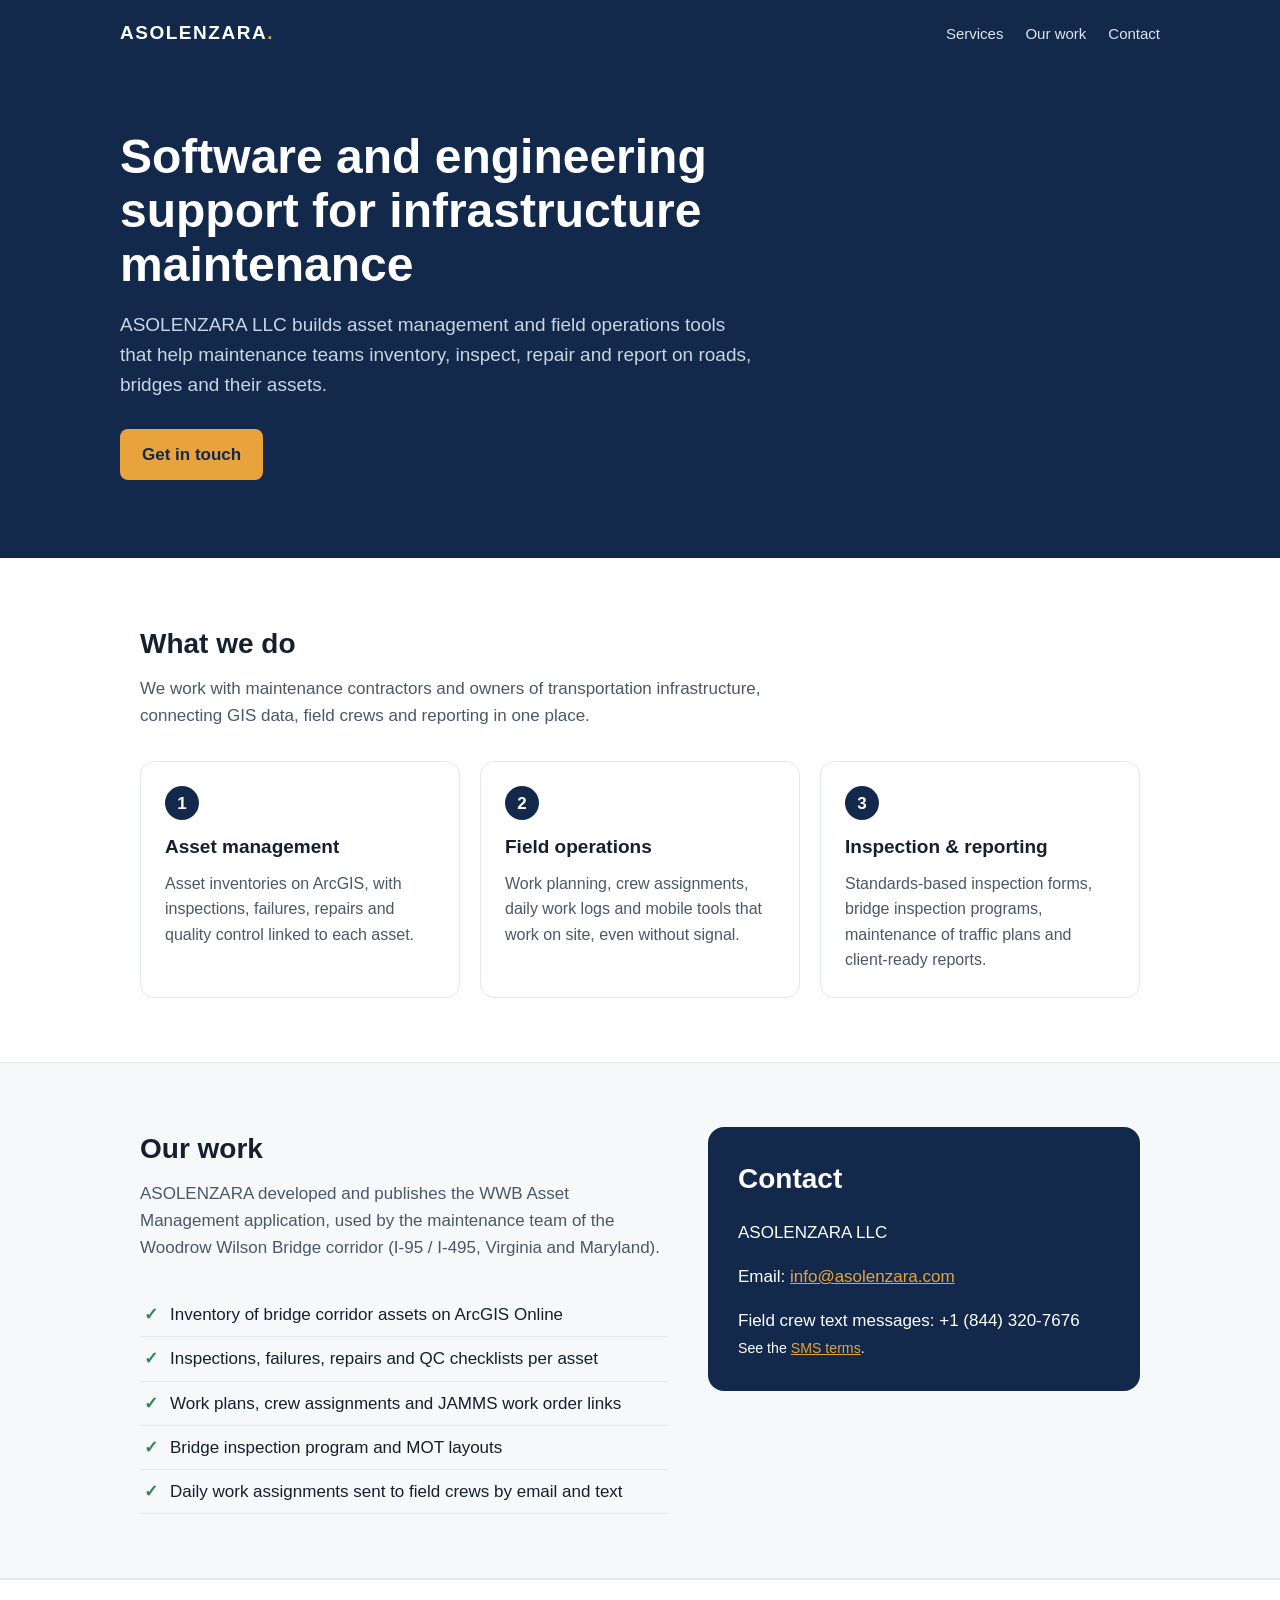
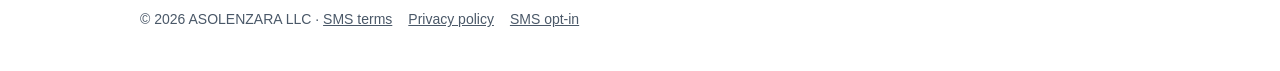
<file: index.html>
<!doctype html>
<html lang="en">
<head>
<meta charset="utf-8">
<meta name="viewport" content="width=device-width, initial-scale=1">
<title>ASOLENZARA LLC · Infrastructure asset management</title>
<meta name="description" content="ASOLENZARA LLC builds asset management and field operations software for infrastructure maintenance programs.">
<style>
:root { --ink: #14202e; --muted: #4a5868; --line: #e3e8ee; --navy: #13294b; --accent: #e8a33d; --bg: #f6f8fa; }
* { box-sizing: border-box; }
body { margin: 0; font: 17px/1.6 -apple-system, "Segoe UI", Roboto, Helvetica, Arial, sans-serif; color: var(--ink); background: #fff; }
a { color: #1f5fa8; }
.wrap { max-width: 1040px; margin: 0 auto; padding: 0 20px; }
header { background: var(--navy); color: #fff; }
.bar { display: flex; align-items: center; justify-content: space-between; padding: 18px 0; }
.logo { font-weight: 800; letter-spacing: .08em; font-size: 19px; }
.logo span { color: var(--accent); }
nav a { color: #dbe4ef; text-decoration: none; margin-left: 22px; font-size: 15px; }
nav a:hover { color: #fff; }
.hero { padding: 64px 0 78px; }
.hero h1 { font-size: clamp(30px, 4.6vw, 48px); line-height: 1.12; margin: 0 0 18px; max-width: 760px; }
.hero p { font-size: 19px; color: #c9d5e3; max-width: 640px; margin: 0 0 28px; }
.btn { display: inline-block; background: var(--accent); color: var(--navy); font-weight: 700; padding: 12px 22px; border-radius: 8px; text-decoration: none; }
section { padding: 64px 0; }
section.alt { background: var(--bg); border-top: 1px solid var(--line); border-bottom: 1px solid var(--line); }
h2 { font-size: 28px; margin: 0 0 8px; }
.lead { color: var(--muted); max-width: 680px; margin: 0 0 32px; }
.grid { display: grid; grid-template-columns: repeat(auto-fit, minmax(250px, 1fr)); gap: 20px; }
.card { background: #fff; border: 1px solid var(--line); border-radius: 14px; padding: 24px; }
.card h3 { margin: 0 0 8px; font-size: 19px; }
.card p { margin: 0; color: var(--muted); font-size: 16px; }
.num { width: 34px; height: 34px; border-radius: 50%; background: var(--navy); color: #fff; display: inline-flex; align-items: center; justify-content: center; font-weight: 700; margin-bottom: 12px; }
ul.ticks { padding: 0; list-style: none; margin: 0; }
ul.ticks li { padding: 8px 0 8px 30px; position: relative; border-bottom: 1px solid var(--line); }
ul.ticks li::before { content: "✓"; position: absolute; left: 4px; color: #2f855a; font-weight: 800; }
.two { display: grid; grid-template-columns: 1.1fr .9fr; gap: 40px; align-items: start; }
.contact { background: var(--navy); color: #fff; border-radius: 16px; padding: 30px; }
.contact a { color: var(--accent); }
footer { padding: 28px 0 40px; color: var(--muted); font-size: 14px; border-top: 1px solid var(--line); }
footer a { color: var(--muted); margin-right: 16px; }
@media (max-width: 760px) { .two { grid-template-columns: 1fr; } nav { display: none; } section { padding: 48px 0; } }
</style>
</head>
<body>
<header>
  <div class="wrap bar"><div class="logo">ASOLENZARA<span>.</span></div>
    <nav><a href="#services">Services</a><a href="#work">Our work</a><a href="#contact">Contact</a></nav></div>
  <div class="wrap hero">
    <h1>Software and engineering support for infrastructure maintenance</h1>
    <p>ASOLENZARA LLC builds asset management and field operations tools that help maintenance teams inventory, inspect, repair and report on roads, bridges and their assets.</p>
    <a class="btn" href="#contact">Get in touch</a>
  </div>
</header>

<section id="services">
  <div class="wrap">
    <h2>What we do</h2>
    <p class="lead">We work with maintenance contractors and owners of transportation infrastructure, connecting GIS data, field crews and reporting in one place.</p>
    <div class="grid">
      <div class="card"><div class="num">1</div><h3>Asset management</h3><p>Asset inventories on ArcGIS, with inspections, failures, repairs and quality control linked to each asset.</p></div>
      <div class="card"><div class="num">2</div><h3>Field operations</h3><p>Work planning, crew assignments, daily work logs and mobile tools that work on site, even without signal.</p></div>
      <div class="card"><div class="num">3</div><h3>Inspection &amp; reporting</h3><p>Standards-based inspection forms, bridge inspection programs, maintenance of traffic plans and client-ready reports.</p></div>
    </div>
  </div>
</section>

<section id="work" class="alt">
  <div class="wrap two">
    <div>
      <h2>Our work</h2>
      <p class="lead">ASOLENZARA developed and publishes the WWB Asset Management application, used by the maintenance team of the Woodrow Wilson Bridge corridor (I-95 / I-495, Virginia and Maryland).</p>
      <ul class="ticks">
        <li>Inventory of bridge corridor assets on ArcGIS Online</li>
        <li>Inspections, failures, repairs and QC checklists per asset</li>
        <li>Work plans, crew assignments and JAMMS work order links</li>
        <li>Bridge inspection program and MOT layouts</li>
        <li>Daily work assignments sent to field crews by email and text</li>
      </ul>
    </div>
    <div class="contact" id="contact">
      <h2 style="margin-top:0">Contact</h2>
      <p>ASOLENZARA LLC</p>
      <p>Email: <a href="mailto:info@asolenzara.com">info@asolenzara.com</a></p>
      <p style="margin-bottom:0">Field crew text messages: +1 (844) 320-7676<br><small>See the <a href="sms/terms.html">SMS terms</a>.</small></p>
    </div>
  </div>
</section>

<footer>
  <div class="wrap">© 2026 ASOLENZARA LLC · <a href="sms/terms.html">SMS terms</a><a href="sms/privacy.html">Privacy policy</a><a href="sms/index.html">SMS opt-in</a></div>
</footer>
</body>
</html>
</file>
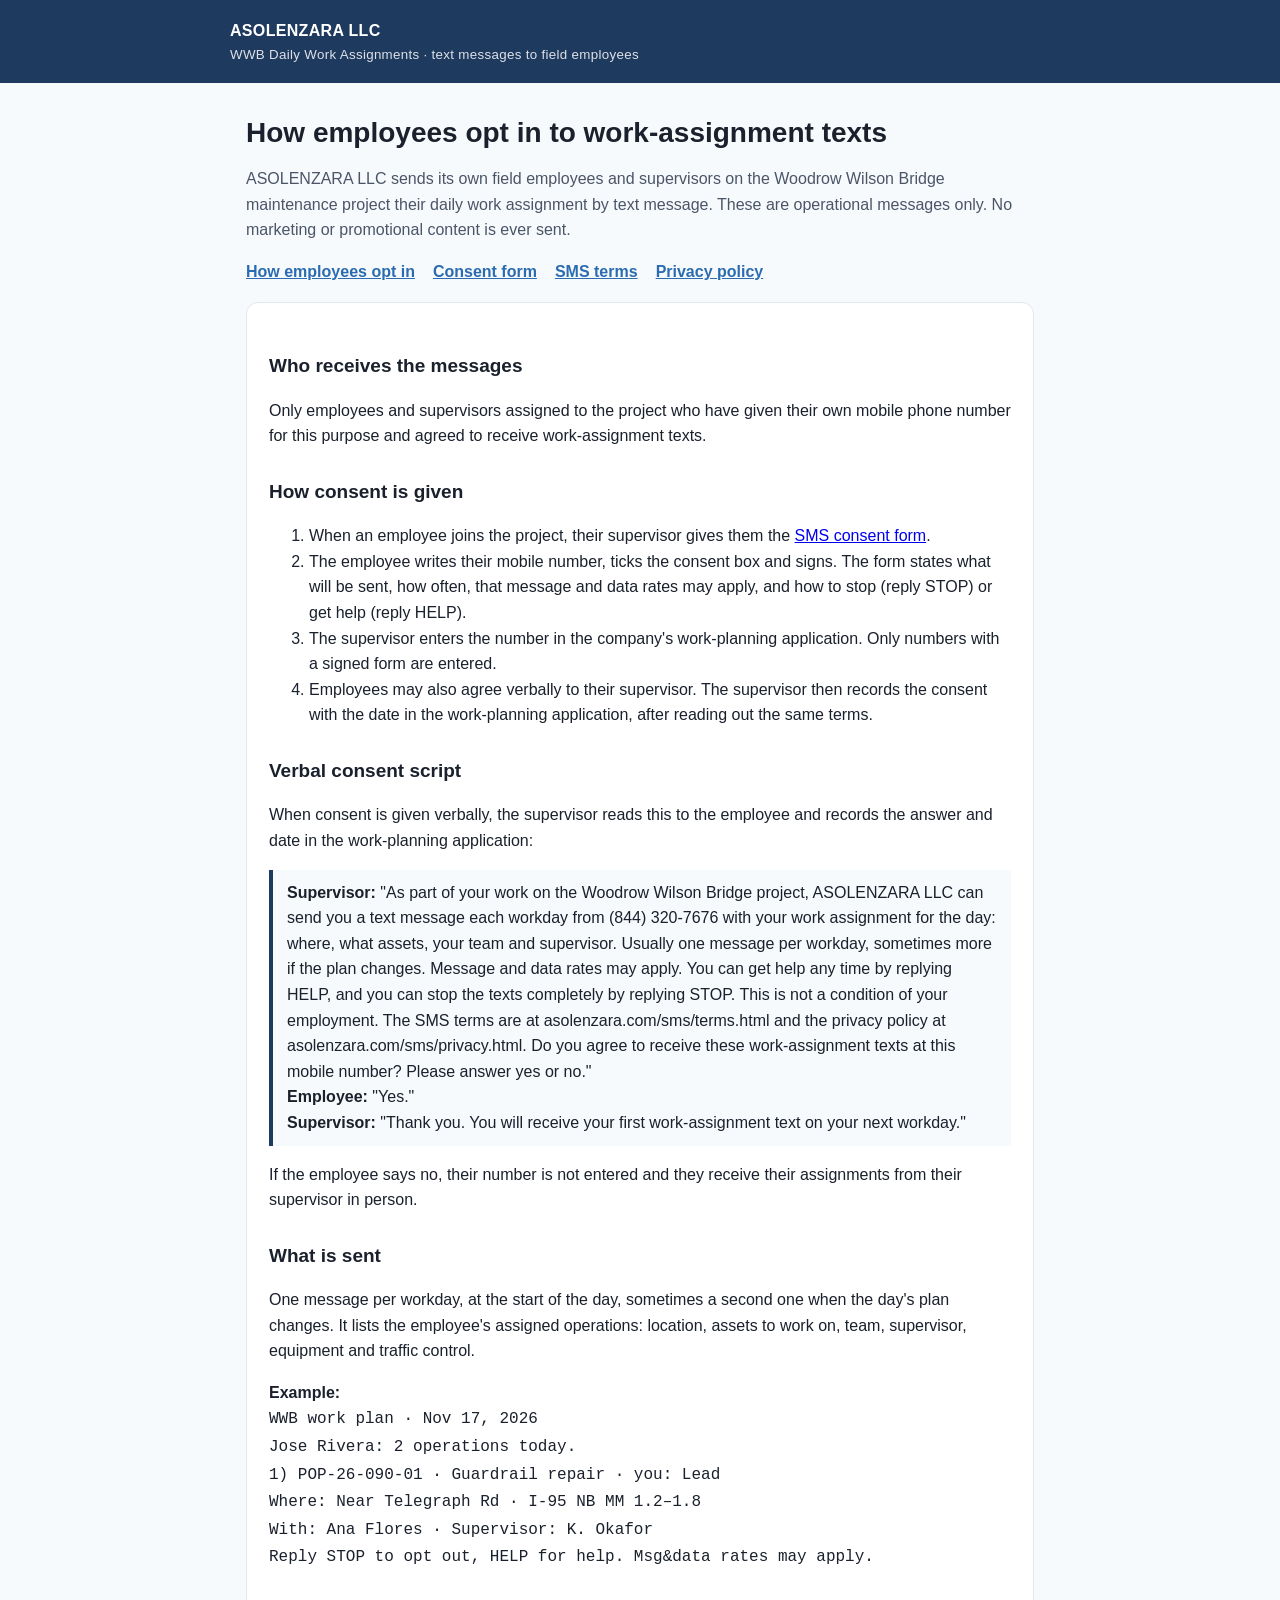
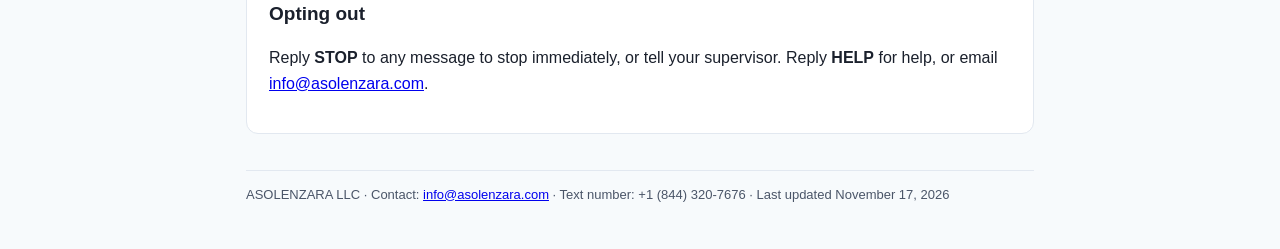
<file: sms/index.html>
<!doctype html><html lang="en"><head><meta charset="utf-8"><meta name="viewport" content="width=device-width, initial-scale=1"><link rel="stylesheet" href="style.css"><title>WWB Daily Work Assignments – SMS opt-in</title></head><body><header class="top"><div>ASOLENZARA LLC<small>WWB Daily Work Assignments · text messages to field employees</small></div></header><main>
<h1>How employees opt in to work-assignment texts</h1>
<p class="muted">ASOLENZARA LLC sends its own field employees and supervisors on the Woodrow Wilson Bridge maintenance project their daily work assignment by text message. These are operational messages only. No marketing or promotional content is ever sent.</p>
<nav class="links no-print"><a href="index.html">How employees opt in</a><a href="consent-form.html">Consent form</a><a href="terms.html">SMS terms</a><a href="privacy.html">Privacy policy</a></nav>
<div class="card"><h2>Who receives the messages</h2>
<p>Only employees and supervisors assigned to the project who have given their own mobile phone number for this purpose and agreed to receive work-assignment texts.</p>
<h2>How consent is given</h2>
<ol>
<li>When an employee joins the project, their supervisor gives them the <a href="consent-form.html">SMS consent form</a>.</li>
<li>The employee writes their mobile number, ticks the consent box and signs. The form states what will be sent, how often, that message and data rates may apply, and how to stop (reply STOP) or get help (reply HELP).</li>
<li>The supervisor enters the number in the company's work-planning application. Only numbers with a signed form are entered.</li>
<li>Employees may also agree verbally to their supervisor. The supervisor then records the consent with the date in the work-planning application, after reading out the same terms.</li>
</ol>
<h2 id="verbal">Verbal consent script</h2>
<p>When consent is given verbally, the supervisor reads this to the employee and records the answer and date in the work-planning application:</p>
<p style="background:#f7fafc;border-left:4px solid #1f3a5f;padding:10px 14px"><strong>Supervisor:</strong> "As part of your work on the Woodrow Wilson Bridge project, ASOLENZARA LLC can send you a text message each workday from (844) 320-7676 with your work assignment for the day: where, what assets, your team and supervisor. Usually one message per workday, sometimes more if the plan changes. Message and data rates may apply. You can get help any time by replying HELP, and you can stop the texts completely by replying STOP. This is not a condition of your employment. The SMS terms are at asolenzara.com/sms/terms.html and the privacy policy at asolenzara.com/sms/privacy.html. Do you agree to receive these work-assignment texts at this mobile number? Please answer yes or no."<br>
<strong>Employee:</strong> "Yes."<br>
<strong>Supervisor:</strong> "Thank you. You will receive your first work-assignment text on your next workday."</p>
<p>If the employee says no, their number is not entered and they receive their assignments from their supervisor in person.</p>
<h2>What is sent</h2>
<p>One message per workday, at the start of the day, sometimes a second one when the day's plan changes. It lists the employee's assigned operations: location, assets to work on, team, supervisor, equipment and traffic control.</p>
<p><strong>Example:</strong><br><code>WWB work plan · Nov 17, 2026<br>Jose Rivera: 2 operations today.<br>1) POP-26-090-01 · Guardrail repair · you: Lead<br>Where: Near Telegraph Rd · I-95 NB MM 1.2–1.8<br>With: Ana Flores · Supervisor: K. Okafor<br>Reply STOP to opt out, HELP for help. Msg&amp;data rates may apply.</code></p>
<h2>Opting out</h2>
<p>Reply <strong>STOP</strong> to any message to stop immediately, or tell your supervisor. Reply <strong>HELP</strong> for help, or email <a href="mailto:info@asolenzara.com">info@asolenzara.com</a>.</p></div>
<footer>ASOLENZARA LLC · Contact: <a href="mailto:info@asolenzara.com">info@asolenzara.com</a> · Text number: +1 (844) 320-7676 · Last updated November 17, 2026</footer></main></body></html>
</file>
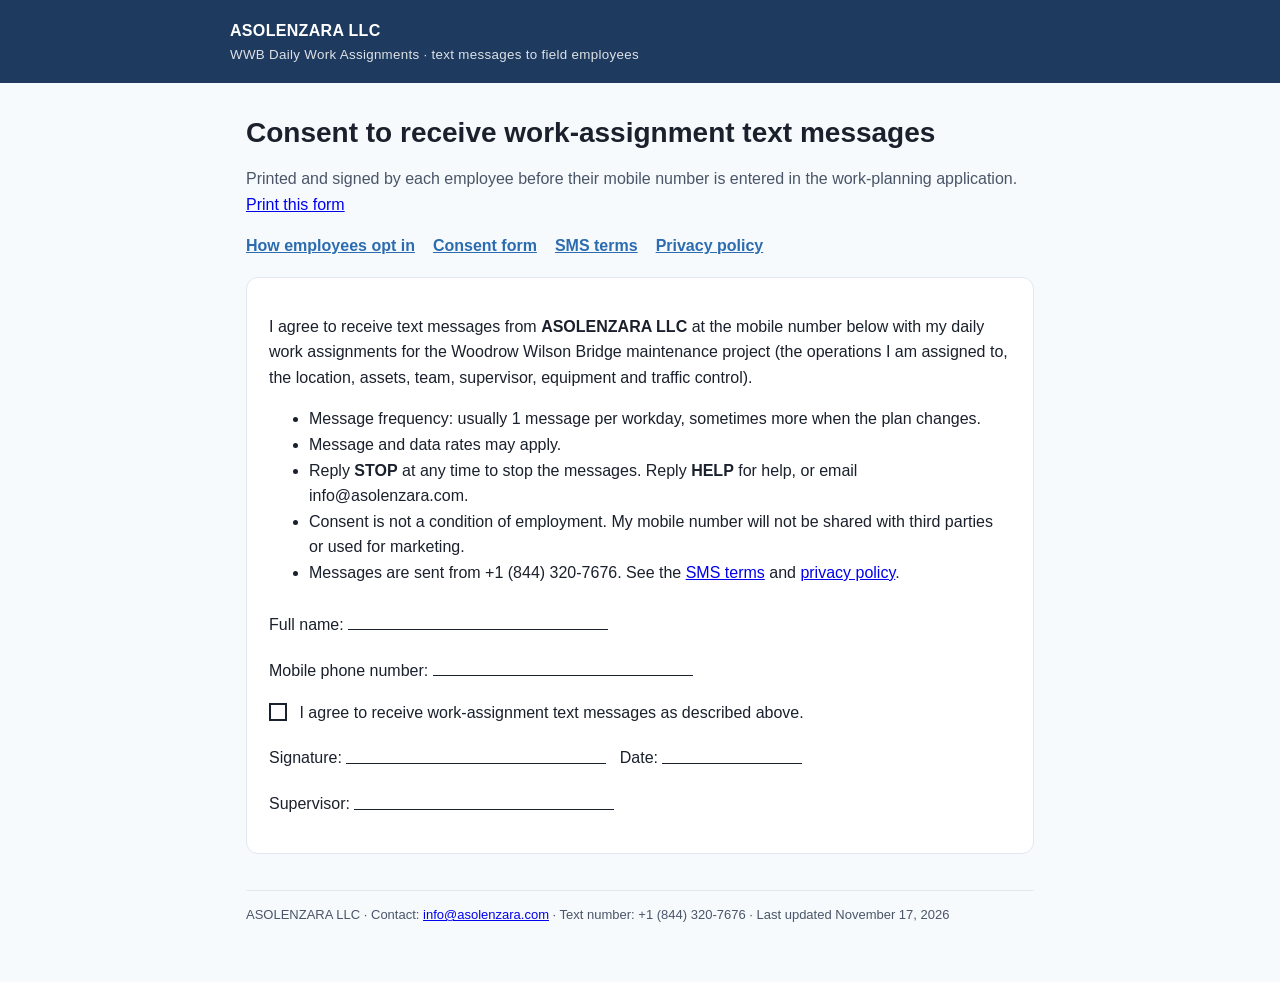
<file: sms/consent-form.html>
<!doctype html><html lang="en"><head><meta charset="utf-8"><meta name="viewport" content="width=device-width, initial-scale=1"><link rel="stylesheet" href="style.css"><title>WWB Daily Work Assignments – SMS consent form</title><style>.line{border-bottom:1px solid #1a202c;display:inline-block;min-width:260px;height:1.4em}.box{display:inline-block;width:18px;height:18px;border:2px solid #1a202c;vertical-align:-3px;margin-right:8px}</style></head><body><header class="top"><div>ASOLENZARA LLC<small>WWB Daily Work Assignments · text messages to field employees</small></div></header><main>
<h1>Consent to receive work-assignment text messages</h1>
<p class="muted no-print">Printed and signed by each employee before their mobile number is entered in the work-planning application. <a href="#" onclick="window.print();return false">Print this form</a></p>
<nav class="links no-print"><a href="index.html">How employees opt in</a><a href="consent-form.html">Consent form</a><a href="terms.html">SMS terms</a><a href="privacy.html">Privacy policy</a></nav>
<div class="card">
<p>I agree to receive text messages from <strong>ASOLENZARA LLC</strong> at the mobile number below with my daily work assignments for the Woodrow Wilson Bridge maintenance project (the operations I am assigned to, the location, assets, team, supervisor, equipment and traffic control).</p>
<ul>
<li>Message frequency: usually 1 message per workday, sometimes more when the plan changes.</li>
<li>Message and data rates may apply.</li>
<li>Reply <strong>STOP</strong> at any time to stop the messages. Reply <strong>HELP</strong> for help, or email info@asolenzara.com.</li>
<li>Consent is not a condition of employment. My mobile number will not be shared with third parties or used for marketing.</li>
<li>Messages are sent from +1 (844) 320-7676. See the <a href="terms.html">SMS terms</a> and <a href="privacy.html">privacy policy</a>.</li>
</ul>
<p style="margin-top:22px">Full name: <span class="line"></span></p>
<p>Mobile phone number: <span class="line"></span></p>
<p><span class="box"></span> I agree to receive work-assignment text messages as described above.</p>
<p>Signature: <span class="line"></span> &nbsp; Date: <span class="line" style="min-width:140px"></span></p>
<p>Supervisor: <span class="line"></span></p>
</div>
<footer>ASOLENZARA LLC · Contact: <a href="mailto:info@asolenzara.com">info@asolenzara.com</a> · Text number: +1 (844) 320-7676 · Last updated November 17, 2026</footer></main></body></html>
</file>
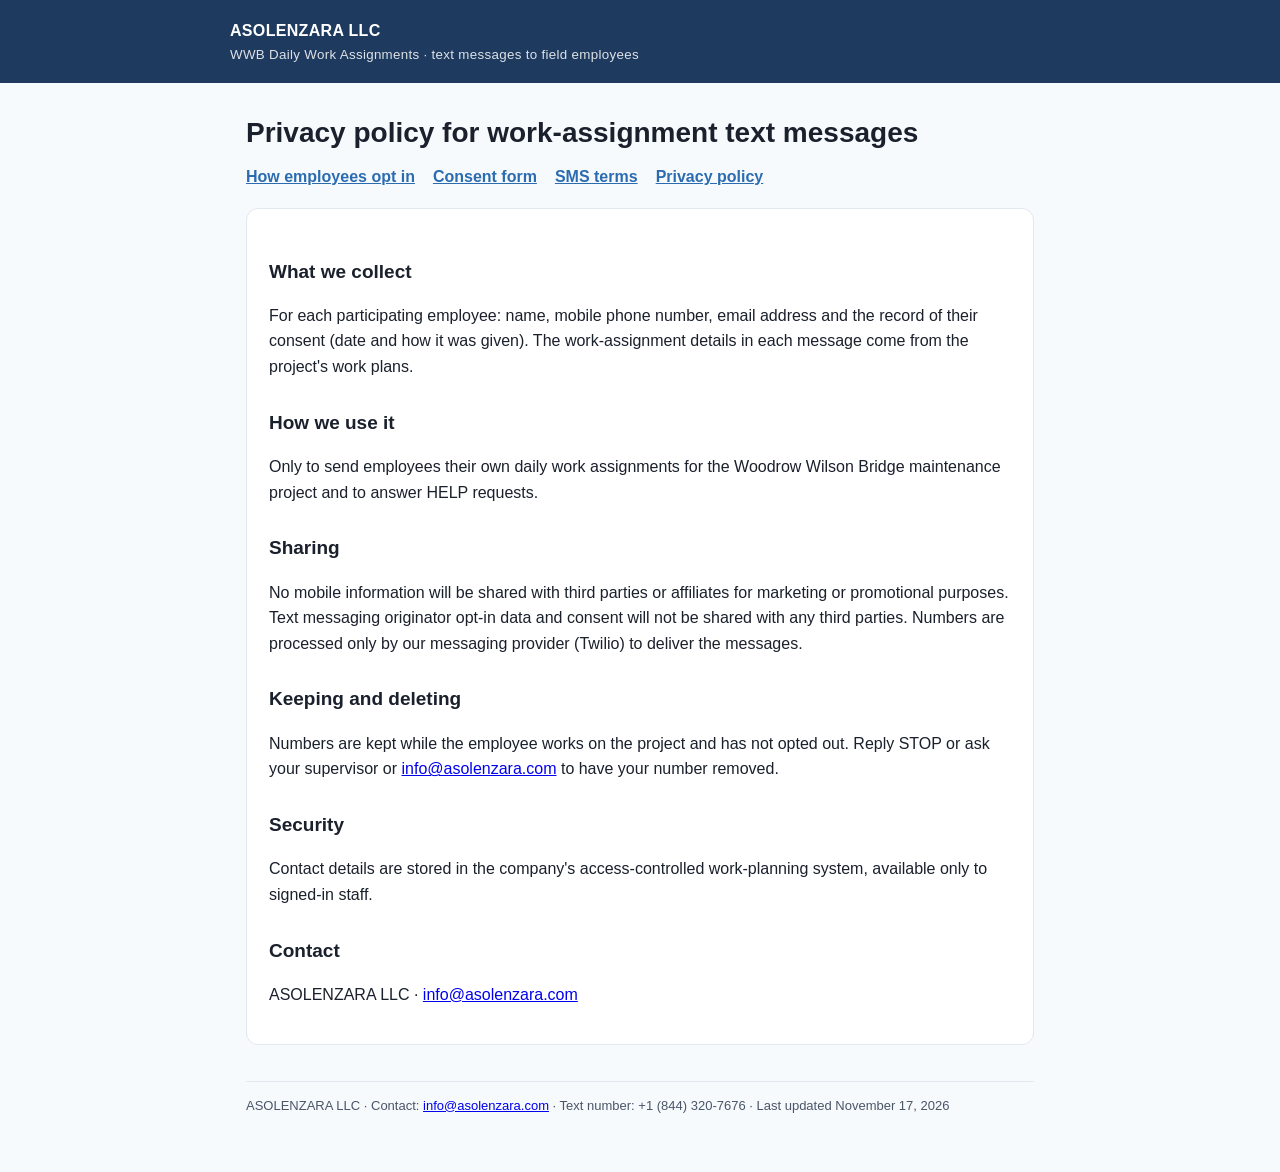
<file: sms/privacy.html>
<!doctype html><html lang="en"><head><meta charset="utf-8"><meta name="viewport" content="width=device-width, initial-scale=1"><link rel="stylesheet" href="style.css"><title>WWB Daily Work Assignments – Privacy policy</title></head><body><header class="top"><div>ASOLENZARA LLC<small>WWB Daily Work Assignments · text messages to field employees</small></div></header><main>
<h1>Privacy policy for work-assignment text messages</h1>
<nav class="links no-print"><a href="index.html">How employees opt in</a><a href="consent-form.html">Consent form</a><a href="terms.html">SMS terms</a><a href="privacy.html">Privacy policy</a></nav>
<div class="card">
<h2>What we collect</h2><p>For each participating employee: name, mobile phone number, email address and the record of their consent (date and how it was given). The work-assignment details in each message come from the project's work plans.</p>
<h2>How we use it</h2><p>Only to send employees their own daily work assignments for the Woodrow Wilson Bridge maintenance project and to answer HELP requests.</p>
<h2>Sharing</h2><p>No mobile information will be shared with third parties or affiliates for marketing or promotional purposes. Text messaging originator opt-in data and consent will not be shared with any third parties. Numbers are processed only by our messaging provider (Twilio) to deliver the messages.</p>
<h2>Keeping and deleting</h2><p>Numbers are kept while the employee works on the project and has not opted out. Reply STOP or ask your supervisor or <a href="mailto:info@asolenzara.com">info@asolenzara.com</a> to have your number removed.</p>
<h2>Security</h2><p>Contact details are stored in the company's access-controlled work-planning system, available only to signed-in staff.</p>
<h2>Contact</h2><p>ASOLENZARA LLC · <a href="mailto:info@asolenzara.com">info@asolenzara.com</a></p></div>
<footer>ASOLENZARA LLC · Contact: <a href="mailto:info@asolenzara.com">info@asolenzara.com</a> · Text number: +1 (844) 320-7676 · Last updated November 17, 2026</footer></main></body></html>
</file>
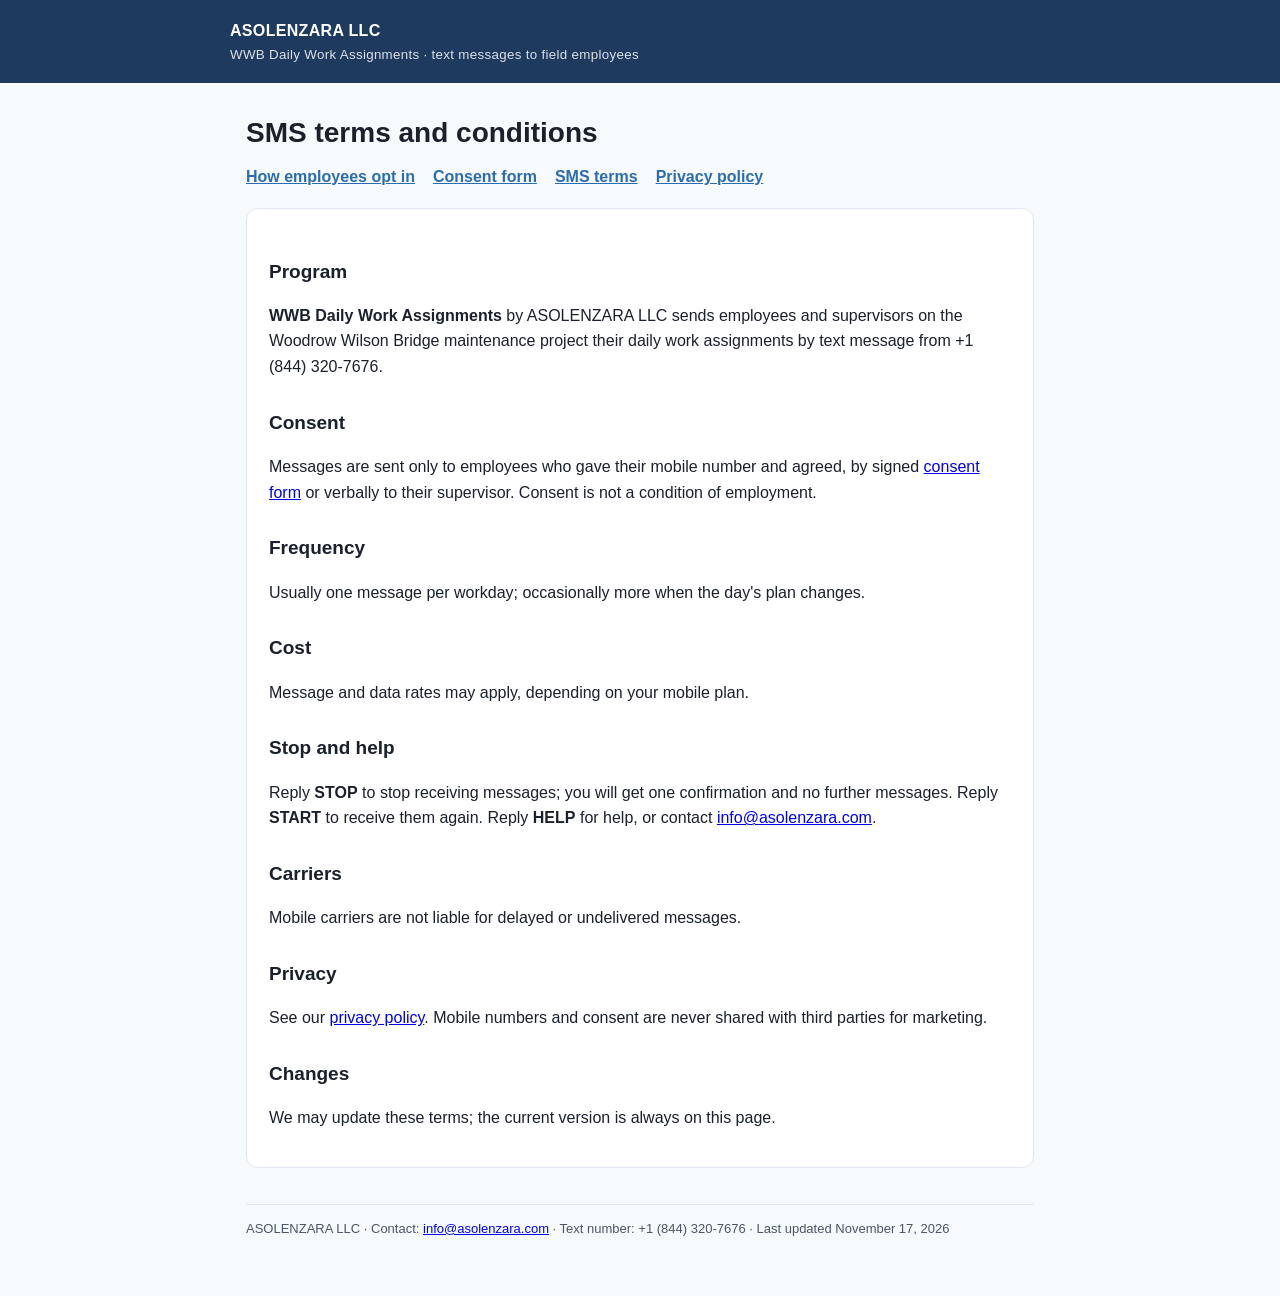
<file: sms/terms.html>
<!doctype html><html lang="en"><head><meta charset="utf-8"><meta name="viewport" content="width=device-width, initial-scale=1"><link rel="stylesheet" href="style.css"><title>WWB Daily Work Assignments – SMS terms</title></head><body><header class="top"><div>ASOLENZARA LLC<small>WWB Daily Work Assignments · text messages to field employees</small></div></header><main>
<h1>SMS terms and conditions</h1>
<nav class="links no-print"><a href="index.html">How employees opt in</a><a href="consent-form.html">Consent form</a><a href="terms.html">SMS terms</a><a href="privacy.html">Privacy policy</a></nav>
<div class="card">
<h2>Program</h2><p><strong>WWB Daily Work Assignments</strong> by ASOLENZARA LLC sends employees and supervisors on the Woodrow Wilson Bridge maintenance project their daily work assignments by text message from +1 (844) 320-7676.</p>
<h2>Consent</h2><p>Messages are sent only to employees who gave their mobile number and agreed, by signed <a href="consent-form.html">consent form</a> or verbally to their supervisor. Consent is not a condition of employment.</p>
<h2>Frequency</h2><p>Usually one message per workday; occasionally more when the day's plan changes.</p>
<h2>Cost</h2><p>Message and data rates may apply, depending on your mobile plan.</p>
<h2>Stop and help</h2><p>Reply <strong>STOP</strong> to stop receiving messages; you will get one confirmation and no further messages. Reply <strong>START</strong> to receive them again. Reply <strong>HELP</strong> for help, or contact <a href="mailto:info@asolenzara.com">info@asolenzara.com</a>.</p>
<h2>Carriers</h2><p>Mobile carriers are not liable for delayed or undelivered messages.</p>
<h2>Privacy</h2><p>See our <a href="privacy.html">privacy policy</a>. Mobile numbers and consent are never shared with third parties for marketing.</p>
<h2>Changes</h2><p>We may update these terms; the current version is always on this page.</p></div>
<footer>ASOLENZARA LLC · Contact: <a href="mailto:info@asolenzara.com">info@asolenzara.com</a> · Text number: +1 (844) 320-7676 · Last updated November 17, 2026</footer></main></body></html>
</file>
<file: sms/style.css>
:root { --ink: #1a202c; --muted: #4a5568; --line: #e2e8f0; --accent: #1f3a5f; }
* { box-sizing: border-box; }
body { margin: 0; background: #f7fafc; color: var(--ink); font: 16px/1.6 -apple-system, "Segoe UI", Roboto, Helvetica, Arial, sans-serif; }
main { max-width: 820px; margin: 0 auto; padding: 32px 16px 56px; }
header.top { background: var(--accent); color: #fff; padding: 18px 16px; }
header.top div { max-width: 820px; margin: 0 auto; font-weight: 700; letter-spacing: .02em; }
header.top small { display: block; font-weight: 400; opacity: .85; }
h1 { font-size: 28px; line-height: 1.25; margin: 0 0 6px; }
h2 { font-size: 19px; margin: 28px 0 8px; }
.muted { color: var(--muted); }
.card { background: #fff; border: 1px solid var(--line); border-radius: 12px; padding: 20px 22px; margin: 18px 0; }
nav.links { display: flex; flex-wrap: wrap; gap: 8px 18px; margin: 14px 0 0; }
nav.links a { color: #2b6cb0; font-weight: 600; }
table { border-collapse: collapse; width: 100%; }
td, th { border: 1px solid var(--line); padding: 8px 10px; text-align: left; vertical-align: top; }
th { background: #f7fafc; width: 34%; }
footer { color: var(--muted); font-size: 13px; margin-top: 36px; border-top: 1px solid var(--line); padding-top: 14px; }
@media print { body { background: #fff; } header.top { background: none; color: var(--ink); border-bottom: 2px solid var(--ink); } .no-print { display: none; } .card { border: 0; padding: 0; } }
</file>
